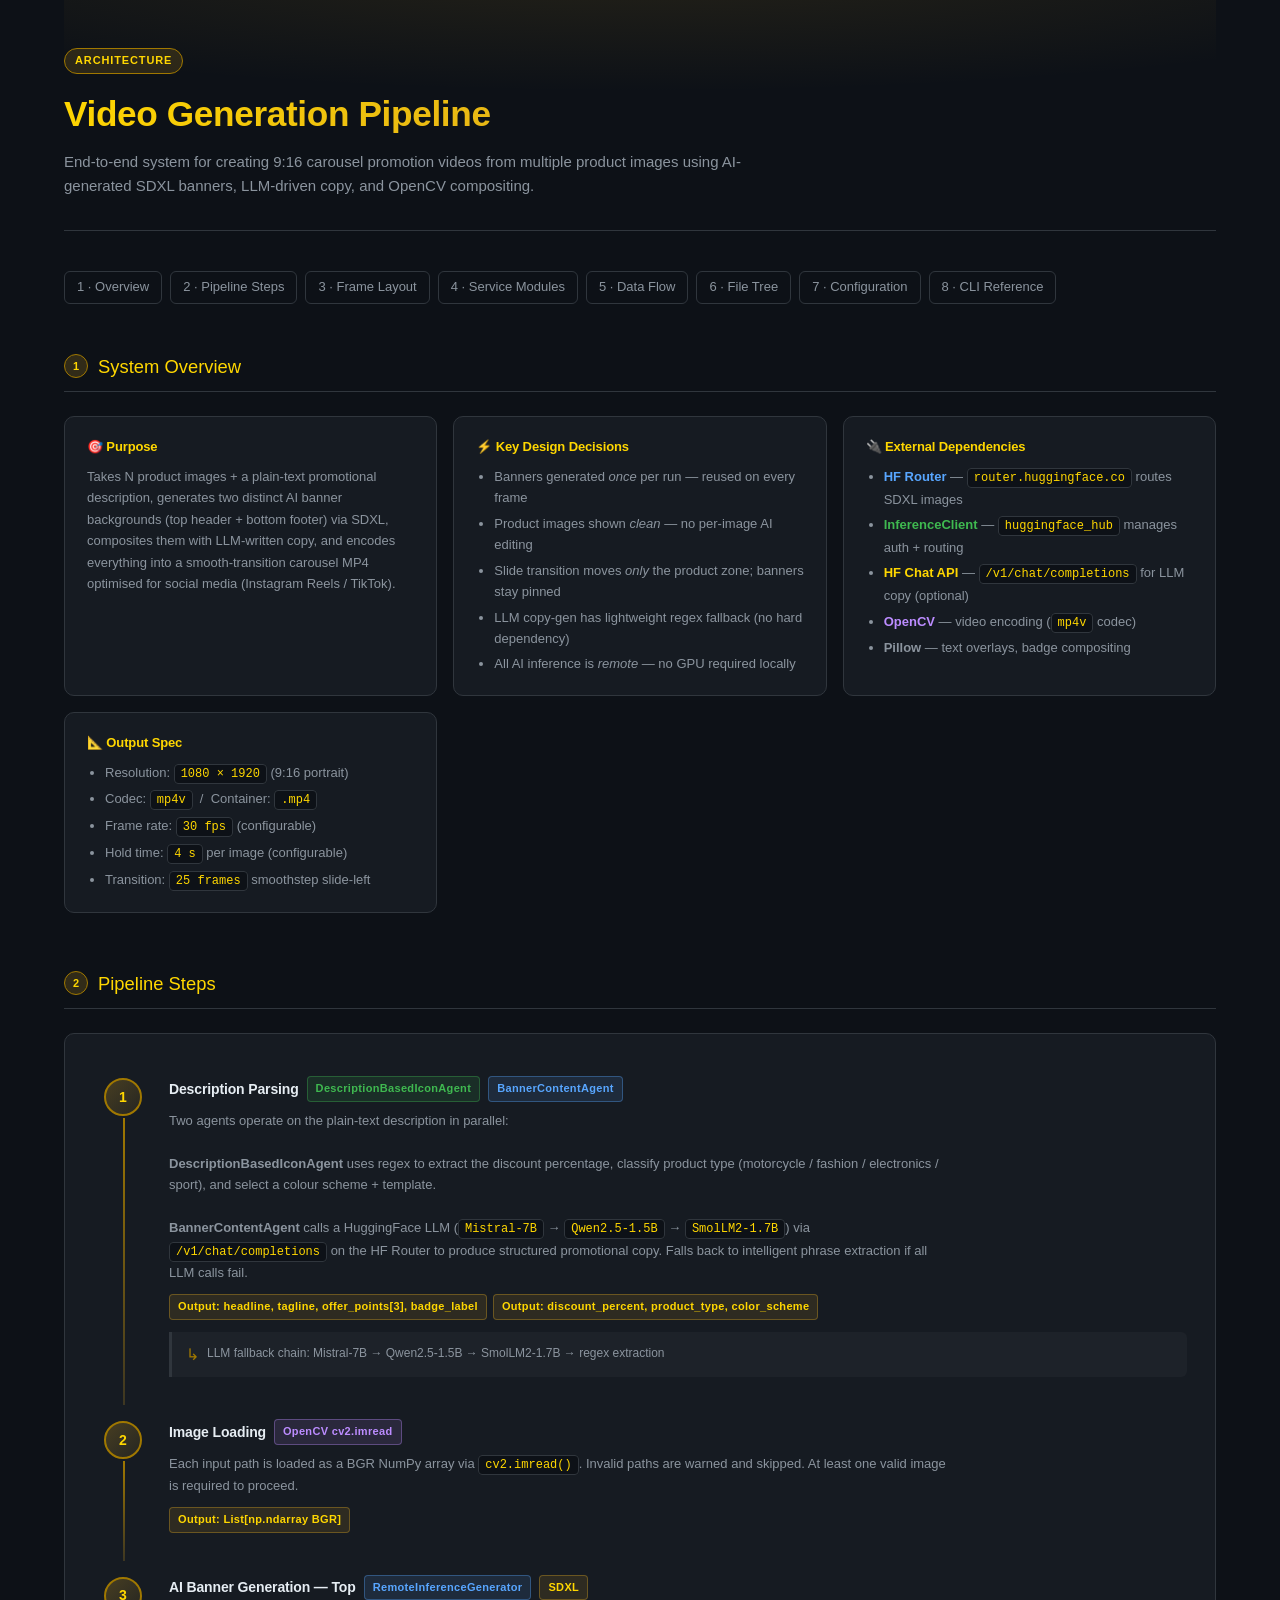
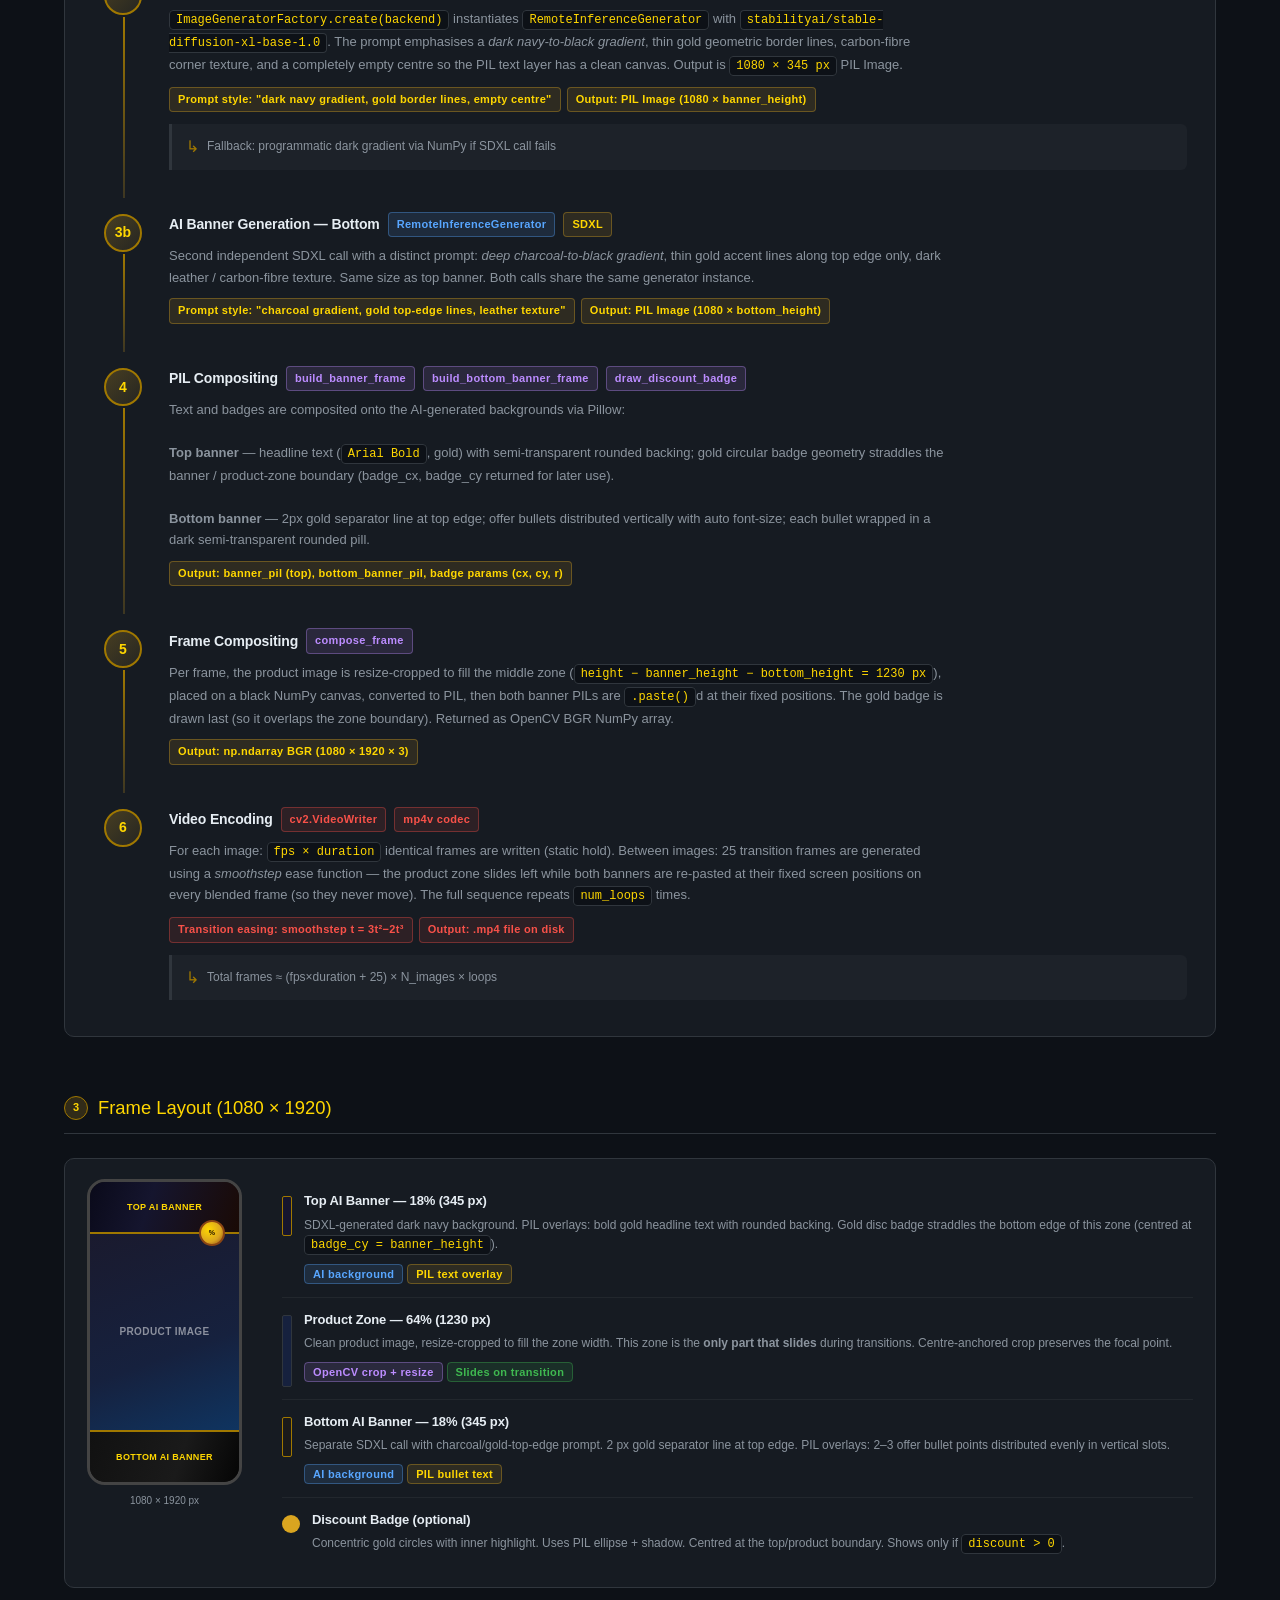
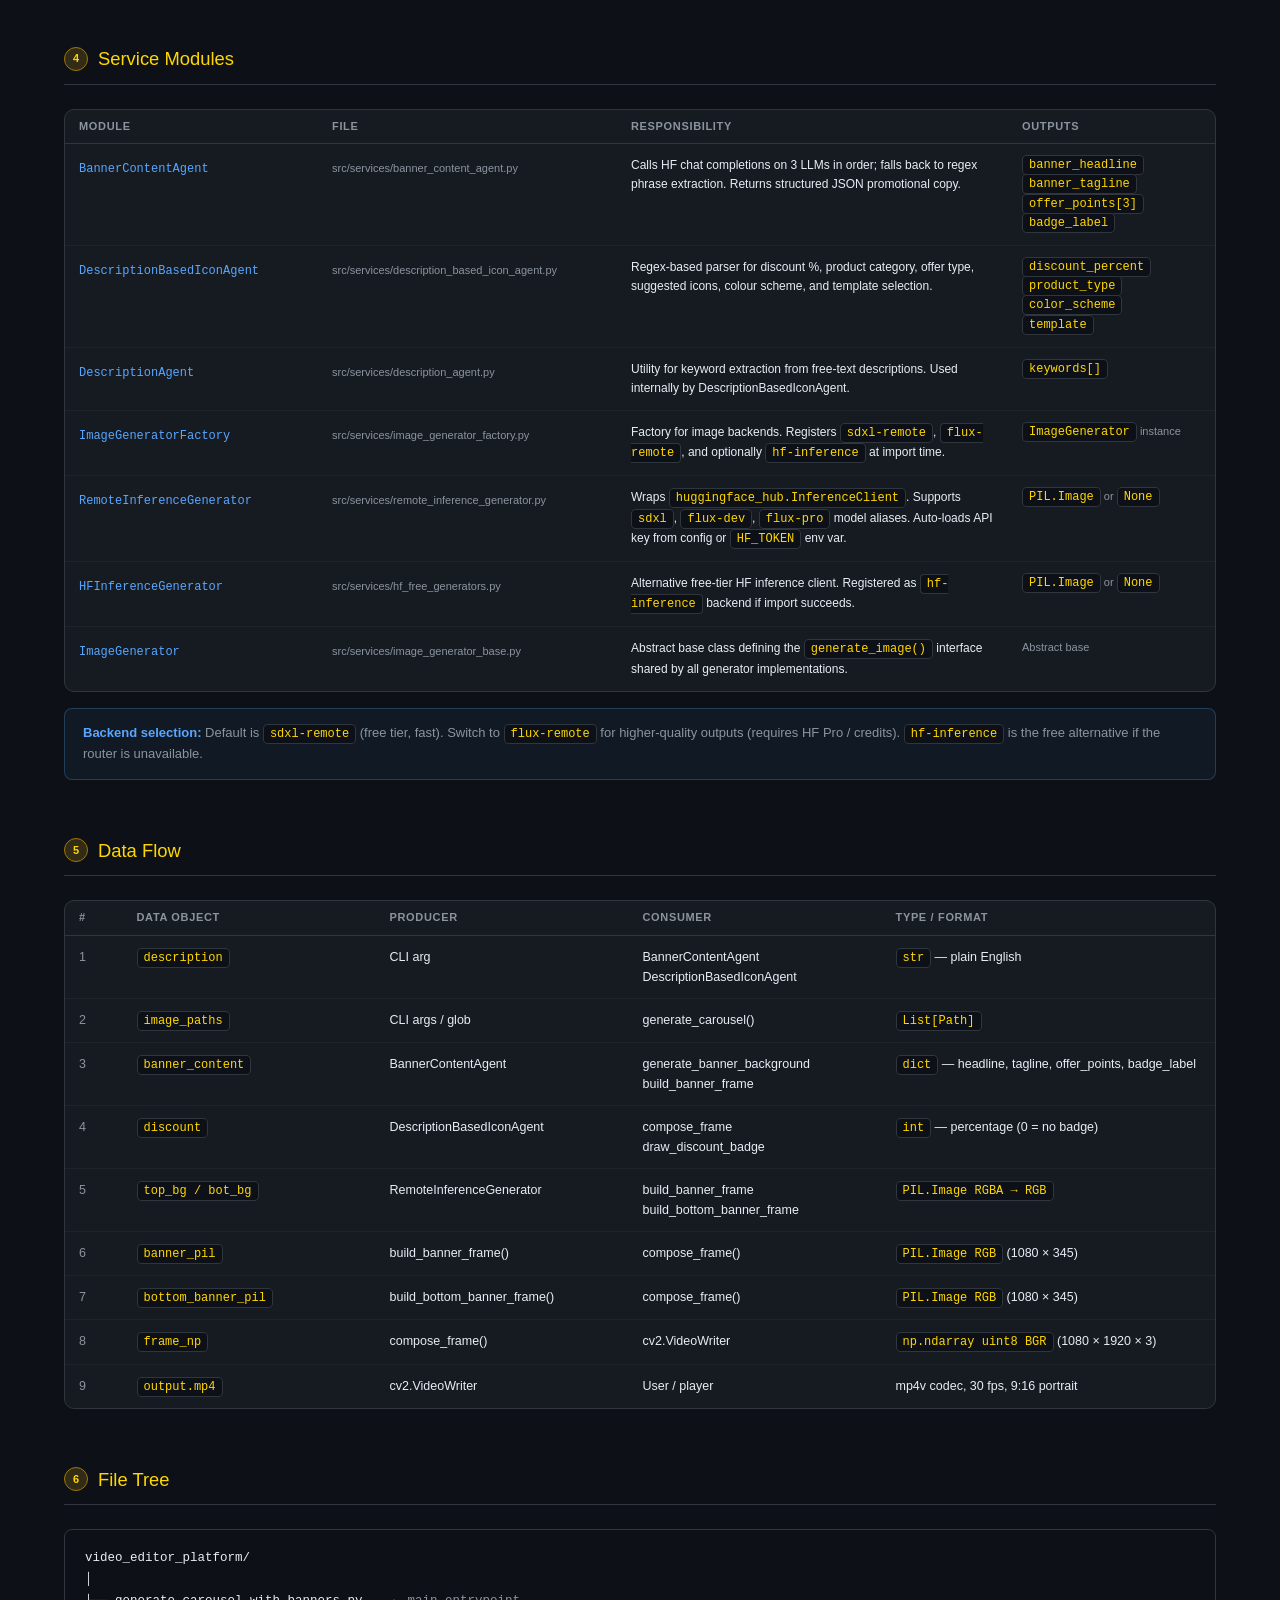
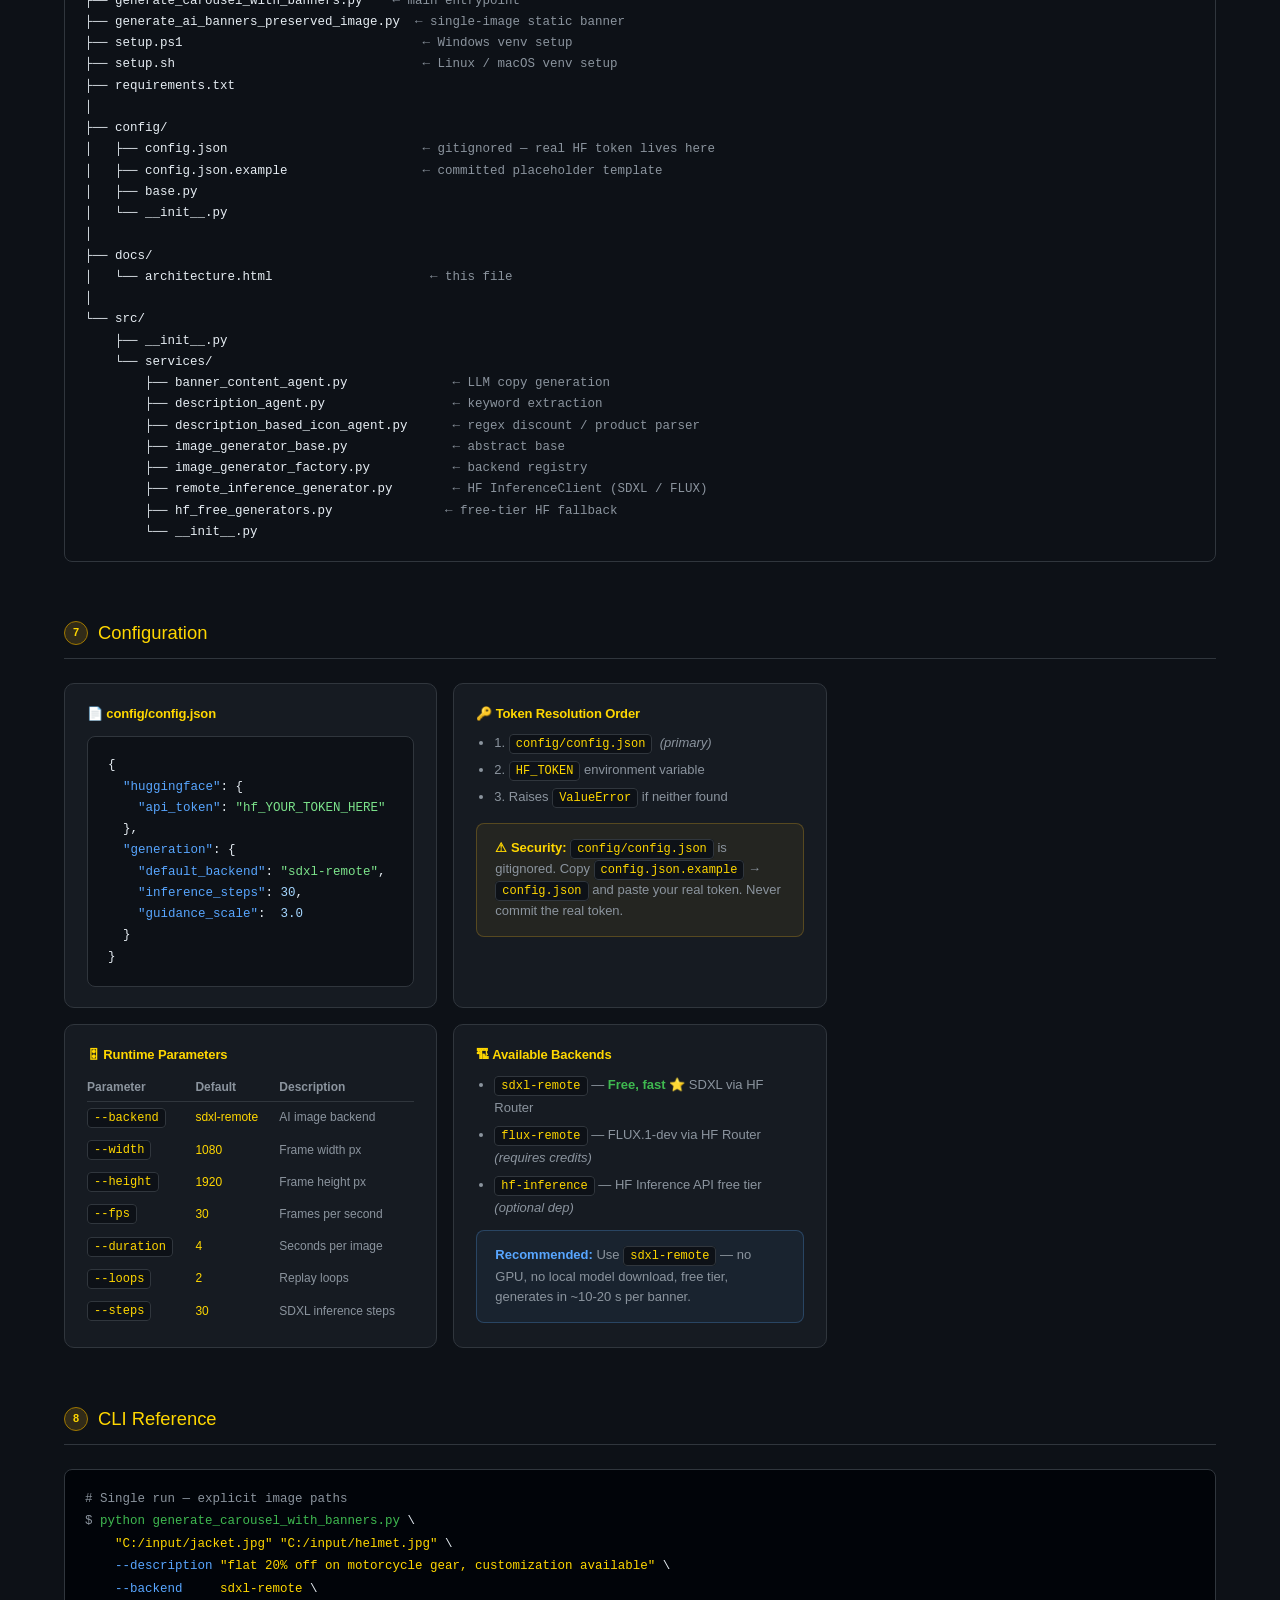
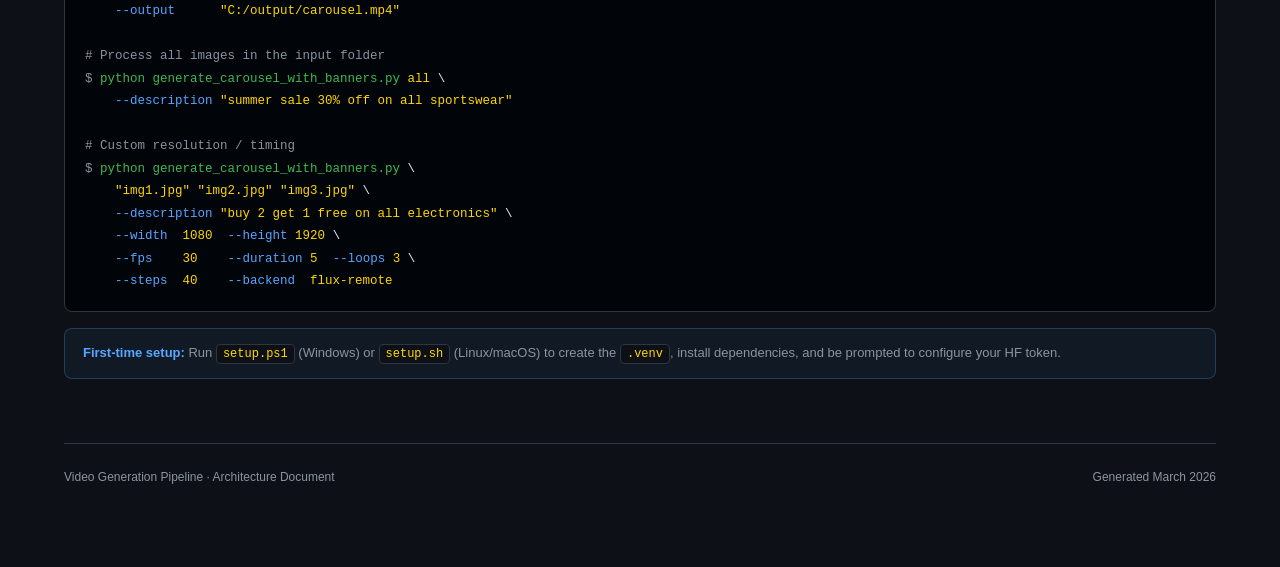
<file: My code/video_editor_platform/docs/architecture.html>
<!DOCTYPE html>
<html lang="en">
<head>
  <meta charset="UTF-8" />
  <meta name="viewport" content="width=device-width, initial-scale=1.0" />
  <title>Video Generation Pipeline — Architecture</title>
  <style>
    /* ── Reset & Base ──────────────────────────────────────────────── */
    *, *::before, *::after { box-sizing: border-box; margin: 0; padding: 0; }

    :root {
      --bg:          #0d1117;
      --bg-card:     #161b22;
      --bg-card2:    #1a2030;
      --border:      #30363d;
      --gold:        #DAA520;
      --gold-light:  #FFD700;
      --gold-dim:    #a07800;
      --text:        #e6edf3;
      --text-muted:  #8b949e;
      --accent-blue: #58a6ff;
      --accent-green:#3fb950;
      --accent-red:  #f85149;
      --accent-purple:#bc8cff;
      --accent-teal: #39d353;
    }

    html { scroll-behavior: smooth; }

    body {
      font-family: -apple-system, BlinkMacSystemFont, "Segoe UI", Roboto, "Helvetica Neue", Arial, sans-serif;
      background: var(--bg);
      color: var(--text);
      line-height: 1.6;
      font-size: 14px;
    }

    a { color: var(--gold); text-decoration: none; }
    a:hover { text-decoration: underline; }

    code, .mono {
      font-family: "SFMono-Regular", Consolas, "Liberation Mono", Menlo, monospace;
      font-size: 12px;
      background: #0d1117;
      padding: 2px 6px;
      border-radius: 4px;
      border: 1px solid var(--border);
      color: var(--gold-light);
    }

    h1, h2, h3, h4 { font-weight: 600; letter-spacing: -0.01em; }

    /* ── Layout ───────────────────────────────────────────────────── */
    .page-wrap {
      max-width: 1200px;
      margin: 0 auto;
      padding: 0 24px 80px;
    }

    /* ── Header ───────────────────────────────────────────────────── */
    header {
      padding: 48px 0 32px;
      border-bottom: 1px solid var(--border);
      margin-bottom: 40px;
      position: relative;
    }
    header::before {
      content: "";
      position: absolute;
      inset: 0;
      background: radial-gradient(ellipse 80% 60% at 50% -20%, rgba(218,165,32,.12), transparent);
      pointer-events: none;
    }
    .header-badge {
      display: inline-block;
      background: rgba(218,165,32,.15);
      border: 1px solid var(--gold-dim);
      color: var(--gold-light);
      font-size: 11px;
      font-weight: 600;
      letter-spacing: .08em;
      text-transform: uppercase;
      padding: 3px 10px;
      border-radius: 20px;
      margin-bottom: 12px;
    }
    header h1 {
      font-size: 2.2rem;
      background: linear-gradient(135deg, #FFD700, #DAA520 60%, #a07800);
      -webkit-background-clip: text;
      -webkit-text-fill-color: transparent;
      background-clip: text;
      margin-bottom: 8px;
    }
    header p {
      color: var(--text-muted);
      font-size: 15px;
      max-width: 680px;
    }

    /* ── Nav / TOC ────────────────────────────────────────────────── */
    .toc {
      display: flex;
      flex-wrap: wrap;
      gap: 8px;
      margin-bottom: 48px;
    }
    .toc a {
      color: var(--text-muted);
      font-size: 13px;
      padding: 5px 12px;
      border: 1px solid var(--border);
      border-radius: 6px;
      transition: all .2s;
    }
    .toc a:hover {
      border-color: var(--gold-dim);
      color: var(--gold-light);
      text-decoration: none;
      background: rgba(218,165,32,.06);
    }

    /* ── Section titles ───────────────────────────────────────────── */
    .section {
      margin-bottom: 56px;
    }
    .section-title {
      font-size: 1.15rem;
      color: var(--gold-light);
      border-bottom: 1px solid var(--border);
      padding-bottom: 10px;
      margin-bottom: 24px;
      display: flex;
      align-items: center;
      gap: 10px;
    }
    .section-title .num {
      display: inline-flex;
      align-items: center;
      justify-content: center;
      width: 24px; height: 24px;
      border-radius: 50%;
      background: rgba(218,165,32,.18);
      border: 1px solid var(--gold-dim);
      color: var(--gold-light);
      font-size: 11px;
      font-weight: 700;
    }

    /* ── Cards ────────────────────────────────────────────────────── */
    .card {
      background: var(--bg-card);
      border: 1px solid var(--border);
      border-radius: 10px;
      padding: 20px 22px;
    }
    .card-grid {
      display: grid;
      grid-template-columns: repeat(auto-fill, minmax(320px, 1fr));
      gap: 16px;
    }
    .card h4 {
      font-size: 13px;
      color: var(--gold-light);
      margin-bottom: 8px;
      display: flex;
      align-items: center;
      gap: 7px;
    }
    .card p, .card li {
      font-size: 13px;
      color: var(--text-muted);
      line-height: 1.65;
    }
    .card ul { padding-left: 18px; }
    .card ul li + li { margin-top: 4px; }

    /* ── Pipeline Flow ────────────────────────────────────────────── */
    .pipeline {
      display: flex;
      flex-direction: column;
      gap: 0;
      position: relative;
    }

    .pipeline-step {
      display: flex;
      gap: 0;
      position: relative;
    }

    .pipeline-step:not(:last-child) .step-connector {
      position: absolute;
      left: 30px;
      top: 56px;
      bottom: 0;
      width: 2px;
      background: linear-gradient(to bottom, var(--gold-dim), rgba(218,165,32,.2));
      z-index: 0;
    }

    .step-num {
      flex-shrink: 0;
      width: 60px;
      display: flex;
      flex-direction: column;
      align-items: center;
      padding-top: 16px;
      position: relative;
      z-index: 1;
    }
    .step-circle {
      width: 38px; height: 38px;
      border-radius: 50%;
      background: linear-gradient(135deg, rgba(218,165,32,.25), rgba(218,165,32,.08));
      border: 2px solid var(--gold-dim);
      color: var(--gold-light);
      font-weight: 700;
      font-size: 14px;
      display: flex;
      align-items: center;
      justify-content: center;
    }

    .step-body {
      flex: 1;
      padding: 14px 0 28px 16px;
    }
    .step-body h3 {
      font-size: 14px;
      color: var(--text);
      margin-bottom: 8px;
      display: flex;
      align-items: center;
      gap: 8px;
      flex-wrap: wrap;
    }
    .step-body p {
      font-size: 13px;
      color: var(--text-muted);
      max-width: 780px;
    }
    .step-body .chips {
      display: flex;
      flex-wrap: wrap;
      gap: 6px;
      margin-top: 10px;
    }
    .chip {
      font-size: 11px;
      font-weight: 600;
      padding: 3px 8px;
      border-radius: 4px;
      letter-spacing: .03em;
      white-space: nowrap;
    }
    .chip-blue   { background: rgba(88,166,255,.12); border: 1px solid rgba(88,166,255,.35); color: var(--accent-blue); }
    .chip-green  { background: rgba(63,185,80,.12);  border: 1px solid rgba(63,185,80,.35);  color: var(--accent-green);}
    .chip-gold   { background: rgba(218,165,32,.12); border: 1px solid rgba(218,165,32,.35); color: var(--gold-light); }
    .chip-purple { background: rgba(188,140,255,.12);border: 1px solid rgba(188,140,255,.35);color: var(--accent-purple);}
    .chip-red    { background: rgba(248,81,73,.10);  border: 1px solid rgba(248,81,73,.35);  color: var(--accent-red); }

    .arrow-sub {
      display: flex;
      align-items: center;
      gap: 8px;
      margin-top: 12px;
      padding: 10px 14px;
      background: rgba(255,255,255,.03);
      border-left: 3px solid var(--border);
      border-radius: 0 6px 6px 0;
    }
    .arrow-sub .sub-icon { color: var(--gold-dim); font-size: 16px; }
    .arrow-sub p { font-size: 12px; color: var(--text-muted); }

    /* ── Frame Layout ─────────────────────────────────────────────── */
    .frame-diagram {
      display: flex;
      gap: 40px;
      align-items: flex-start;
      flex-wrap: wrap;
    }
    .frame-visual {
      flex-shrink: 0;
      width: 155px;
    }
    .frame-phone {
      border: 3px solid #444;
      border-radius: 18px;
      overflow: hidden;
      background: #111;
      position: relative;
    }
    .zone {
      width: 100%;
      display: flex;
      align-items: center;
      justify-content: center;
      font-size: 10px;
      font-weight: 700;
      letter-spacing: .04em;
      position: relative;
    }
    .zone-top {
      height: 52px;
      background: linear-gradient(108deg, #0a0a1a 0%, #15152e 40%, #1a0a05 100%);
      border-bottom: 2px solid var(--gold-dim);
      color: var(--gold-light);
      font-size: 9px;
    }
    .zone-product {
      height: 196px;
      background: linear-gradient(160deg, #1a1a2e 0%, #16213e 60%, #0f3460 100%);
      color: rgba(255,255,255,.5);
      font-size: 10px;
    }
    .zone-bottom {
      height: 52px;
      background: linear-gradient(108deg, #111111 0%, #1a1a1a 60%, #050505 100%);
      border-top: 2px solid var(--gold-dim);
      color: var(--gold-light);
      font-size: 9px;
    }
    .badge-dot {
      position: absolute;
      right: 14px;
      top: -14px;
      width: 26px; height: 26px;
      border-radius: 50%;
      background: radial-gradient(circle at 35% 35%, #FFD700, #DAA520 60%, #8B4513);
      border: 2px solid #8B4513;
      font-size: 7px;
      font-weight: 900;
      color: #1a0a00;
      display: flex;
      align-items: center;
      justify-content: center;
    }
    .frame-legend {
      flex: 1;
      min-width: 280px;
    }
    .legend-row {
      display: flex;
      gap: 12px;
      align-items: flex-start;
      padding: 12px 0;
      border-bottom: 1px solid rgba(255,255,255,.05);
    }
    .legend-row:last-child { border-bottom: none; }
    .legend-swatch {
      flex-shrink: 0;
      width: 10px;
      margin-top: 5px;
      border-radius: 2px;
    }
    .legend-swatch.top    { background: #15152e; border: 1px solid var(--gold-dim); height: 40px; }
    .legend-swatch.mid    { background: #16213e; border: 1px solid #30363d; height: 72px; }
    .legend-swatch.bot    { background: #1a1a1a; border: 1px solid var(--gold-dim); height: 40px; }
    .legend-swatch.badge  { background: var(--gold); border-radius: 50%;   height: 18px; width: 18px; }
    .legend-text h4 { font-size: 13px; color: var(--text); margin-bottom: 4px; }
    .legend-text p  { font-size: 12px; color: var(--text-muted); }

    /* ── Services table ───────────────────────────────────────────── */
    .svc-table {
      width: 100%;
      border-collapse: collapse;
    }
    .svc-table th {
      text-align: left;
      font-size: 11px;
      color: var(--text-muted);
      text-transform: uppercase;
      letter-spacing: .06em;
      padding: 8px 14px;
      border-bottom: 1px solid var(--border);
    }
    .svc-table td {
      padding: 12px 14px;
      border-bottom: 1px solid rgba(255,255,255,.04);
      vertical-align: top;
    }
    .svc-table tr:last-child td { border-bottom: none; }
    .svc-table tr:hover td { background: rgba(255,255,255,.02); }
    .svc-name { color: var(--accent-blue); font-family: monospace; font-size: 12px; }
    .svc-file { color: var(--text-muted); font-size: 11px; }
    .svc-desc { font-size: 12px; color: var(--text); }
    .svc-out  { font-size: 11px; color: var(--text-muted); }

    /* ── File Tree ────────────────────────────────────────────────── */
    .tree {
      font-family: monospace;
      font-size: 12.5px;
      line-height: 1.9;
      color: var(--text);
    }
    .tree .dir  { color: var(--accent-blue); font-weight: 600; }
    .tree .main { color: var(--gold-light); font-weight: 600; }
    .tree .svc  { color: var(--accent-green); }
    .tree .cfg  { color: var(--accent-purple); }
    .tree .doc  { color: var(--text-muted); }
    .tree .comment { color: var(--text-muted); margin-left: 8px; font-style: italic; font-size: 11px; }

    /* ── Data Flow ────────────────────────────────────────────────── */
    .flow-table {
      width: 100%;
      border-collapse: collapse;
    }
    .flow-table th {
      text-align: left;
      font-size: 11px;
      color: var(--text-muted);
      text-transform: uppercase;
      letter-spacing: .06em;
      padding: 8px 14px;
      border-bottom: 1px solid var(--border);
    }
    .flow-table td {
      padding: 11px 14px;
      border-bottom: 1px solid rgba(255,255,255,.04);
      font-size: 12.5px;
      vertical-align: top;
    }
    .flow-table tr:last-child td { border-bottom: none; }
    .flow-table tr:hover td { background: rgba(255,255,255,.02); }

    /* ── Config ───────────────────────────────────────────────────── */
    .code-block {
      background: #0d1117;
      border: 1px solid var(--border);
      border-radius: 8px;
      padding: 18px 20px;
      overflow-x: auto;
    }
    .code-block pre {
      font-family: monospace;
      font-size: 12.5px;
      color: var(--text);
      line-height: 1.7;
    }
    .code-block .key   { color: var(--accent-blue); }
    .code-block .val   { color: #a5d6ff; }
    .code-block .str   { color: #7ce38b; }
    .code-block .cmt   { color: var(--text-muted); }

    .info-box {
      background: rgba(88,166,255,.06);
      border: 1px solid rgba(88,166,255,.25);
      border-radius: 8px;
      padding: 14px 18px;
      margin-top: 14px;
      font-size: 13px;
      color: var(--text-muted);
    }
    .info-box strong { color: var(--accent-blue); }

    .warn-box {
      background: rgba(218,165,32,.07);
      border: 1px solid rgba(218,165,32,.28);
      border-radius: 8px;
      padding: 14px 18px;
      margin-top: 14px;
      font-size: 13px;
      color: var(--text-muted);
    }
    .warn-box strong { color: var(--gold-light); }

    /* ── CLI section ──────────────────────────────────────────────── */
    .cli-block {
      background: #010409;
      border: 1px solid var(--border);
      border-radius: 8px;
      padding: 18px 20px;
      overflow-x: auto;
    }
    .cli-block pre {
      font-family: monospace;
      font-size: 12.5px;
      line-height: 1.8;
    }
    .cli-block .prompt { color: var(--text-muted); user-select: none; }
    .cli-block .cmd    { color: var(--accent-green); }
    .cli-block .flag   { color: var(--accent-blue); }
    .cli-block .val    { color: var(--gold-light); }
    .cli-block .cmt    { color: var(--text-muted); }

    /* ── Footer ───────────────────────────────────────────────────── */
    footer {
      margin-top: 64px;
      padding-top: 24px;
      border-top: 1px solid var(--border);
      color: var(--text-muted);
      font-size: 12px;
      display: flex;
      justify-content: space-between;
      flex-wrap: wrap;
      gap: 8px;
    }

    /* ── Responsive ───────────────────────────────────────────────── */
    @media (max-width: 680px) {
      header h1 { font-size: 1.6rem; }
      .frame-diagram { flex-direction: column; }
    }
  </style>
</head>
<body>
<div class="page-wrap">

  <!-- ───────────────────── HEADER ───────────────────── -->
  <header>
    <div class="header-badge">Architecture</div>
    <h1>Video Generation Pipeline</h1>
    <p>
      End-to-end system for creating 9:16 carousel promotion videos from multiple product images
      using AI-generated SDXL banners, LLM-driven copy, and OpenCV compositing.
    </p>
  </header>

  <!-- TOC -->
  <nav class="toc" aria-label="Table of contents">
    <a href="#overview">1 · Overview</a>
    <a href="#pipeline">2 · Pipeline Steps</a>
    <a href="#frame">3 · Frame Layout</a>
    <a href="#services">4 · Service Modules</a>
    <a href="#dataflow">5 · Data Flow</a>
    <a href="#filetree">6 · File Tree</a>
    <a href="#config">7 · Configuration</a>
    <a href="#cli">8 · CLI Reference</a>
  </nav>


  <!-- ───────────────────── 1. OVERVIEW ───────────────────── -->
  <section class="section" id="overview">
    <div class="section-title"><span class="num">1</span> System Overview</div>
    <div class="card-grid">

      <div class="card">
        <h4>🎯 Purpose</h4>
        <p>Takes N product images + a plain-text promotional description, generates two
        distinct AI banner backgrounds (top header + bottom footer) via SDXL, composites
        them with LLM-written copy, and encodes everything into a smooth-transition
        carousel MP4 optimised for social media (Instagram Reels / TikTok).</p>
      </div>

      <div class="card">
        <h4>⚡ Key Design Decisions</h4>
        <ul>
          <li>Banners generated <em>once</em> per run — reused on every frame</li>
          <li>Product images shown <em>clean</em> — no per-image AI editing</li>
          <li>Slide transition moves <em>only</em> the product zone; banners stay pinned</li>
          <li>LLM copy-gen has lightweight regex fallback (no hard dependency)</li>
          <li>All AI inference is <em>remote</em> — no GPU required locally</li>
        </ul>
      </div>

      <div class="card">
        <h4>🔌 External Dependencies</h4>
        <ul>
          <li><strong style="color:var(--accent-blue)">HF Router</strong> — <code>router.huggingface.co</code> routes SDXL images</li>
          <li><strong style="color:var(--accent-green)">InferenceClient</strong> — <code>huggingface_hub</code> manages auth + routing</li>
          <li><strong style="color:var(--gold-light)">HF Chat API</strong> — <code>/v1/chat/completions</code> for LLM copy (optional)</li>
          <li><strong style="color:var(--accent-purple)">OpenCV</strong> — video encoding (<code>mp4v</code> codec)</li>
          <li><strong style="color:var(--text-muted)">Pillow</strong> — text overlays, badge compositing</li>
        </ul>
      </div>

      <div class="card">
        <h4>📐 Output Spec</h4>
        <ul>
          <li>Resolution: <code>1080 × 1920</code> (9:16 portrait)</li>
          <li>Codec: <code>mp4v</code> &nbsp;/&nbsp; Container: <code>.mp4</code></li>
          <li>Frame rate: <code>30 fps</code> (configurable)</li>
          <li>Hold time: <code>4 s</code> per image (configurable)</li>
          <li>Transition: <code>25 frames</code> smoothstep slide-left</li>
        </ul>
      </div>

    </div>
  </section>


  <!-- ───────────────────── 2. PIPELINE ───────────────────── -->
  <section class="section" id="pipeline">
    <div class="section-title"><span class="num">2</span> Pipeline Steps</div>

    <div class="card" style="padding:28px 28px 8px">
      <div class="pipeline">

        <!-- Step 1 -->
        <div class="pipeline-step">
          <div class="step-connector"></div>
          <div class="step-num"><div class="step-circle">1</div></div>
          <div class="step-body">
            <h3>
              Description Parsing
              <span class="chip chip-green">DescriptionBasedIconAgent</span>
              <span class="chip chip-blue">BannerContentAgent</span>
            </h3>
            <p>
              Two agents operate on the plain-text description in parallel:<br><br>
              <strong>DescriptionBasedIconAgent</strong> uses regex to extract the discount
              percentage, classify product type (motorcycle / fashion / electronics / sport),
              and select a colour scheme + template.<br><br>
              <strong>BannerContentAgent</strong> calls a HuggingFace LLM
              (<code>Mistral-7B</code> → <code>Qwen2.5-1.5B</code> → <code>SmolLM2-1.7B</code>)
              via <code>/v1/chat/completions</code> on the HF Router to produce structured
              promotional copy. Falls back to intelligent phrase extraction if all LLM calls fail.
            </p>
            <div class="chips">
              <span class="chip chip-gold">Output: headline, tagline, offer_points[3], badge_label</span>
              <span class="chip chip-gold">Output: discount_percent, product_type, color_scheme</span>
            </div>
            <div class="arrow-sub">
              <span class="sub-icon">↳</span>
              <p>LLM fallback chain: Mistral-7B → Qwen2.5-1.5B → SmolLM2-1.7B → regex extraction</p>
            </div>
          </div>
        </div>

        <!-- Step 2 -->
        <div class="pipeline-step">
          <div class="step-connector"></div>
          <div class="step-num"><div class="step-circle">2</div></div>
          <div class="step-body">
            <h3>
              Image Loading
              <span class="chip chip-purple">OpenCV cv2.imread</span>
            </h3>
            <p>
              Each input path is loaded as a BGR NumPy array via <code>cv2.imread()</code>.
              Invalid paths are warned and skipped. At least one valid image is required to proceed.
            </p>
            <div class="chips">
              <span class="chip chip-gold">Output: List[np.ndarray BGR]</span>
            </div>
          </div>
        </div>

        <!-- Step 3 -->
        <div class="pipeline-step">
          <div class="step-connector"></div>
          <div class="step-num"><div class="step-circle">3</div></div>
          <div class="step-body">
            <h3>
              AI Banner Generation — Top
              <span class="chip chip-blue">RemoteInferenceGenerator</span>
              <span class="chip chip-gold">SDXL</span>
            </h3>
            <p>
              <code>ImageGeneratorFactory.create(backend)</code> instantiates
              <code>RemoteInferenceGenerator</code> with <code>stabilityai/stable-diffusion-xl-base-1.0</code>.
              The prompt emphasises a <em>dark navy-to-black gradient</em>, thin gold geometric
              border lines, carbon-fibre corner texture, and a completely empty centre so
              the PIL text layer has a clean canvas. Output is <code>1080 × 345 px</code> PIL Image.
            </p>
            <div class="chips">
              <span class="chip chip-gold">Prompt style: "dark navy gradient, gold border lines, empty centre"</span>
              <span class="chip chip-gold">Output: PIL Image (1080 × banner_height)</span>
            </div>
            <div class="arrow-sub">
              <span class="sub-icon">↳</span>
              <p>Fallback: programmatic dark gradient via NumPy if SDXL call fails</p>
            </div>
          </div>
        </div>

        <!-- Step 3b -->
        <div class="pipeline-step">
          <div class="step-connector"></div>
          <div class="step-num"><div class="step-circle">3b</div></div>
          <div class="step-body">
            <h3>
              AI Banner Generation — Bottom
              <span class="chip chip-blue">RemoteInferenceGenerator</span>
              <span class="chip chip-gold">SDXL</span>
            </h3>
            <p>
              Second independent SDXL call with a distinct prompt: <em>deep charcoal-to-black
              gradient</em>, thin gold accent lines along top edge only, dark leather / carbon-fibre
              texture. Same size as top banner. Both calls share the same generator instance.
            </p>
            <div class="chips">
              <span class="chip chip-gold">Prompt style: "charcoal gradient, gold top-edge lines, leather texture"</span>
              <span class="chip chip-gold">Output: PIL Image (1080 × bottom_height)</span>
            </div>
          </div>
        </div>

        <!-- Step 4 -->
        <div class="pipeline-step">
          <div class="step-connector"></div>
          <div class="step-num"><div class="step-circle">4</div></div>
          <div class="step-body">
            <h3>
              PIL Compositing
              <span class="chip chip-purple">build_banner_frame</span>
              <span class="chip chip-purple">build_bottom_banner_frame</span>
              <span class="chip chip-purple">draw_discount_badge</span>
            </h3>
            <p>
              Text and badges are composited onto the AI-generated backgrounds via Pillow:<br><br>
              <strong>Top banner</strong> — headline text (<code>Arial Bold</code>, gold) with
              semi-transparent rounded backing; gold circular badge geometry straddles the
              banner / product-zone boundary (badge_cx, badge_cy returned for later use).<br><br>
              <strong>Bottom banner</strong> — 2px gold separator line at top edge; offer bullets
              distributed vertically with auto font-size; each bullet wrapped in a dark semi-transparent
              rounded pill.
            </p>
            <div class="chips">
              <span class="chip chip-gold">Output: banner_pil (top), bottom_banner_pil, badge params (cx, cy, r)</span>
            </div>
          </div>
        </div>

        <!-- Step 5 -->
        <div class="pipeline-step">
          <div class="step-connector"></div>
          <div class="step-num"><div class="step-circle">5</div></div>
          <div class="step-body">
            <h3>
              Frame Compositing
              <span class="chip chip-purple">compose_frame</span>
            </h3>
            <p>
              Per frame, the product image is resize-cropped to fill the middle zone
              (<code>height − banner_height − bottom_height = 1230 px</code>), placed on a
              black NumPy canvas, converted to PIL, then both banner PILs are
              <code>.paste()</code>d at their fixed positions. The gold badge is drawn last
              (so it overlaps the zone boundary). Returned as OpenCV BGR NumPy array.
            </p>
            <div class="chips">
              <span class="chip chip-gold">Output: np.ndarray BGR (1080 × 1920 × 3)</span>
            </div>
          </div>
        </div>

        <!-- Step 6 -->
        <div class="pipeline-step">
          <div class="step-num"><div class="step-circle">6</div></div>
          <div class="step-body">
            <h3>
              Video Encoding
              <span class="chip chip-red">cv2.VideoWriter</span>
              <span class="chip chip-red">mp4v codec</span>
            </h3>
            <p>
              For each image: <code>fps × duration</code> identical frames are written (static hold).
              Between images: 25 transition frames are generated using a <em>smoothstep</em> ease
              function — the product zone slides left while both banners are re-pasted at their
              fixed screen positions on every blended frame (so they never move). The full sequence
              repeats <code>num_loops</code> times.
            </p>
            <div class="chips">
              <span class="chip chip-red">Transition easing: smoothstep t = 3t²−2t³</span>
              <span class="chip chip-red">Output: .mp4 file on disk</span>
            </div>
            <div class="arrow-sub">
              <span class="sub-icon">↳</span>
              <p>Total frames ≈ (fps×duration + 25) × N_images × loops</p>
            </div>
          </div>
        </div>

      </div><!-- /pipeline -->
    </div>
  </section>


  <!-- ───────────────────── 3. FRAME LAYOUT ───────────────────── -->
  <section class="section" id="frame">
    <div class="section-title"><span class="num">3</span> Frame Layout (1080 × 1920)</div>

    <div class="card">
      <div class="frame-diagram">

        <div class="frame-visual">
          <div class="frame-phone">
            <div class="zone zone-top">TOP AI BANNER</div>
            <div class="zone zone-product" style="position:relative;">
              PRODUCT IMAGE
              <div class="badge-dot">%</div>
            </div>
            <div class="zone zone-bottom">BOTTOM AI BANNER</div>
          </div>
          <p style="text-align:center;font-size:10px;color:var(--text-muted);margin-top:8px;">1080 × 1920 px</p>
        </div>

        <div class="frame-legend">

          <div class="legend-row">
            <div class="legend-swatch top"></div>
            <div class="legend-text">
              <h4>Top AI Banner — 18% (345 px)</h4>
              <p>SDXL-generated dark navy background. PIL overlays: bold gold headline text
              with rounded backing. Gold disc badge straddles the bottom edge of this zone
              (centred at <code>badge_cy = banner_height</code>).</p>
              <div class="chips" style="margin-top:6px;">
                <span class="chip chip-blue">AI background</span>
                <span class="chip chip-gold">PIL text overlay</span>
              </div>
            </div>
          </div>

          <div class="legend-row">
            <div class="legend-swatch mid"></div>
            <div class="legend-text">
              <h4>Product Zone — 64% (1230 px)</h4>
              <p>Clean product image, resize-cropped to fill the zone width.
              This zone is the <strong>only part that slides</strong> during transitions.
              Centre-anchored crop preserves the focal point.</p>
              <div class="chips" style="margin-top:6px;">
                <span class="chip chip-purple">OpenCV crop + resize</span>
                <span class="chip chip-green">Slides on transition</span>
              </div>
            </div>
          </div>

          <div class="legend-row">
            <div class="legend-swatch bot"></div>
            <div class="legend-text">
              <h4>Bottom AI Banner — 18% (345 px)</h4>
              <p>Separate SDXL call with charcoal/gold-top-edge prompt. 2 px gold
              separator line at top edge. PIL overlays: 2–3 offer bullet points distributed
              evenly in vertical slots.</p>
              <div class="chips" style="margin-top:6px;">
                <span class="chip chip-blue">AI background</span>
                <span class="chip chip-gold">PIL bullet text</span>
              </div>
            </div>
          </div>

          <div class="legend-row">
            <div class="legend-swatch badge"></div>
            <div class="legend-text">
              <h4>Discount Badge (optional)</h4>
              <p>Concentric gold circles with inner highlight. Uses PIL ellipse + shadow.
              Centred at the top/product boundary. Shows only if <code>discount &gt; 0</code>.</p>
            </div>
          </div>

        </div>
      </div>
    </div>
  </section>


  <!-- ───────────────────── 4. SERVICES ───────────────────── -->
  <section class="section" id="services">
    <div class="section-title"><span class="num">4</span> Service Modules</div>

    <div class="card" style="padding:0;overflow:hidden">
      <table class="svc-table">
        <thead>
          <tr>
            <th style="width:22%">Module</th>
            <th style="width:26%">File</th>
            <th style="width:34%">Responsibility</th>
            <th>Outputs</th>
          </tr>
        </thead>
        <tbody>
          <tr>
            <td><span class="svc-name">BannerContentAgent</span></td>
            <td><span class="svc-file">src/services/banner_content_agent.py</span></td>
            <td class="svc-desc">Calls HF chat completions on 3 LLMs in order; falls back to regex phrase extraction. Returns structured JSON promotional copy.</td>
            <td class="svc-out"><code>banner_headline</code><br><code>banner_tagline</code><br><code>offer_points[3]</code><br><code>badge_label</code></td>
          </tr>
          <tr>
            <td><span class="svc-name">DescriptionBasedIconAgent</span></td>
            <td><span class="svc-file">src/services/description_based_icon_agent.py</span></td>
            <td class="svc-desc">Regex-based parser for discount %, product category, offer type, suggested icons, colour scheme, and template selection.</td>
            <td class="svc-out"><code>discount_percent</code><br><code>product_type</code><br><code>color_scheme</code><br><code>template</code></td>
          </tr>
          <tr>
            <td><span class="svc-name">DescriptionAgent</span></td>
            <td><span class="svc-file">src/services/description_agent.py</span></td>
            <td class="svc-desc">Utility for keyword extraction from free-text descriptions. Used internally by DescriptionBasedIconAgent.</td>
            <td class="svc-out"><code>keywords[]</code></td>
          </tr>
          <tr>
            <td><span class="svc-name">ImageGeneratorFactory</span></td>
            <td><span class="svc-file">src/services/image_generator_factory.py</span></td>
            <td class="svc-desc">Factory for image backends. Registers <code>sdxl-remote</code>, <code>flux-remote</code>, and optionally <code>hf-inference</code> at import time.</td>
            <td class="svc-out"><code>ImageGenerator</code> instance</td>
          </tr>
          <tr>
            <td><span class="svc-name">RemoteInferenceGenerator</span></td>
            <td><span class="svc-file">src/services/remote_inference_generator.py</span></td>
            <td class="svc-desc">Wraps <code>huggingface_hub.InferenceClient</code>. Supports <code>sdxl</code>, <code>flux-dev</code>, <code>flux-pro</code> model aliases. Auto-loads API key from config or <code>HF_TOKEN</code> env var.</td>
            <td class="svc-out"><code>PIL.Image</code> or <code>None</code></td>
          </tr>
          <tr>
            <td><span class="svc-name">HFInferenceGenerator</span></td>
            <td><span class="svc-file">src/services/hf_free_generators.py</span></td>
            <td class="svc-desc">Alternative free-tier HF inference client. Registered as <code>hf-inference</code> backend if import succeeds.</td>
            <td class="svc-out"><code>PIL.Image</code> or <code>None</code></td>
          </tr>
          <tr>
            <td><span class="svc-name">ImageGenerator</span></td>
            <td><span class="svc-file">src/services/image_generator_base.py</span></td>
            <td class="svc-desc">Abstract base class defining the <code>generate_image()</code> interface shared by all generator implementations.</td>
            <td class="svc-out">Abstract base</td>
          </tr>
        </tbody>
      </table>
    </div>

    <div class="info-box" style="margin-top:16px;">
      <strong>Backend selection:</strong> Default is <code>sdxl-remote</code> (free tier, fast).
      Switch to <code>flux-remote</code> for higher-quality outputs (requires HF Pro / credits).
      <code>hf-inference</code> is the free alternative if the router is unavailable.
    </div>
  </section>


  <!-- ───────────────────── 5. DATA FLOW ───────────────────── -->
  <section class="section" id="dataflow">
    <div class="section-title"><span class="num">5</span> Data Flow</div>

    <div class="card" style="padding:0;overflow:hidden">
      <table class="flow-table">
        <thead>
          <tr>
            <th style="width:5%">#</th>
            <th style="width:22%">Data Object</th>
            <th style="width:22%">Producer</th>
            <th style="width:22%">Consumer</th>
            <th>Type / Format</th>
          </tr>
        </thead>
        <tbody>
          <tr>
            <td style="color:var(--text-muted)">1</td>
            <td><code>description</code></td>
            <td>CLI arg</td>
            <td>BannerContentAgent<br>DescriptionBasedIconAgent</td>
            <td><code>str</code> — plain English</td>
          </tr>
          <tr>
            <td style="color:var(--text-muted)">2</td>
            <td><code>image_paths</code></td>
            <td>CLI args / glob</td>
            <td>generate_carousel()</td>
            <td><code>List[Path]</code></td>
          </tr>
          <tr>
            <td style="color:var(--text-muted)">3</td>
            <td><code>banner_content</code></td>
            <td>BannerContentAgent</td>
            <td>generate_banner_background<br>build_banner_frame</td>
            <td><code>dict</code> — headline, tagline, offer_points, badge_label</td>
          </tr>
          <tr>
            <td style="color:var(--text-muted)">4</td>
            <td><code>discount</code></td>
            <td>DescriptionBasedIconAgent</td>
            <td>compose_frame<br>draw_discount_badge</td>
            <td><code>int</code> — percentage (0 = no badge)</td>
          </tr>
          <tr>
            <td style="color:var(--text-muted)">5</td>
            <td><code>top_bg / bot_bg</code></td>
            <td>RemoteInferenceGenerator</td>
            <td>build_banner_frame<br>build_bottom_banner_frame</td>
            <td><code>PIL.Image RGBA → RGB</code></td>
          </tr>
          <tr>
            <td style="color:var(--text-muted)">6</td>
            <td><code>banner_pil</code></td>
            <td>build_banner_frame()</td>
            <td>compose_frame()</td>
            <td><code>PIL.Image RGB</code> (1080 × 345)</td>
          </tr>
          <tr>
            <td style="color:var(--text-muted)">7</td>
            <td><code>bottom_banner_pil</code></td>
            <td>build_bottom_banner_frame()</td>
            <td>compose_frame()</td>
            <td><code>PIL.Image RGB</code> (1080 × 345)</td>
          </tr>
          <tr>
            <td style="color:var(--text-muted)">8</td>
            <td><code>frame_np</code></td>
            <td>compose_frame()</td>
            <td>cv2.VideoWriter</td>
            <td><code>np.ndarray uint8 BGR</code> (1080 × 1920 × 3)</td>
          </tr>
          <tr>
            <td style="color:var(--text-muted)">9</td>
            <td><code>output.mp4</code></td>
            <td>cv2.VideoWriter</td>
            <td>User / player</td>
            <td>mp4v codec, 30 fps, 9:16 portrait</td>
          </tr>
        </tbody>
      </table>
    </div>
  </section>


  <!-- ───────────────────── 6. FILE TREE ───────────────────── -->
  <section class="section" id="filetree">
    <div class="section-title"><span class="num">6</span> File Tree</div>

    <div class="card code-block">
      <pre>
<span class="dir">video_editor_platform/</span>
│
├── <span class="main">generate_carousel_with_banners.py</span>    <span class="cmt">← main entrypoint</span>
├── <span class="doc">generate_ai_banners_preserved_image.py</span>  <span class="cmt">← single-image static banner</span>
├── <span class="cfg">setup.ps1</span>                                <span class="cmt">← Windows venv setup</span>
├── <span class="cfg">setup.sh</span>                                 <span class="cmt">← Linux / macOS venv setup</span>
├── <span class="doc">requirements.txt</span>
│
├── <span class="dir">config/</span>
│   ├── <span class="cfg">config.json</span>                          <span class="cmt">← gitignored — real HF token lives here</span>
│   ├── <span class="cfg">config.json.example</span>                  <span class="cmt">← committed placeholder template</span>
│   ├── <span class="cfg">base.py</span>
│   └── <span class="cfg">__init__.py</span>
│
├── <span class="dir">docs/</span>
│   └── <span class="doc">architecture.html</span>                     <span class="cmt">← this file</span>
│
└── <span class="dir">src/</span>
    ├── <span class="doc">__init__.py</span>
    └── <span class="dir">services/</span>
        ├── <span class="svc">banner_content_agent.py</span>              <span class="cmt">← LLM copy generation</span>
        ├── <span class="svc">description_agent.py</span>                 <span class="cmt">← keyword extraction</span>
        ├── <span class="svc">description_based_icon_agent.py</span>      <span class="cmt">← regex discount / product parser</span>
        ├── <span class="svc">image_generator_base.py</span>              <span class="cmt">← abstract base</span>
        ├── <span class="svc">image_generator_factory.py</span>           <span class="cmt">← backend registry</span>
        ├── <span class="svc">remote_inference_generator.py</span>        <span class="cmt">← HF InferenceClient (SDXL / FLUX)</span>
        ├── <span class="svc">hf_free_generators.py</span>               <span class="cmt">← free-tier HF fallback</span>
        └── <span class="svc">__init__.py</span>
</pre>
    </div>
  </section>


  <!-- ───────────────────── 7. CONFIG ───────────────────── -->
  <section class="section" id="config">
    <div class="section-title"><span class="num">7</span> Configuration</div>

    <div class="card-grid">
      <div class="card">
        <h4>📄 config/config.json</h4>
        <div class="code-block" style="margin-top:12px;">
<pre>{
  <span class="key">"huggingface"</span>: {
    <span class="key">"api_token"</span>: <span class="str">"hf_YOUR_TOKEN_HERE"</span>
  },
  <span class="key">"generation"</span>: {
    <span class="key">"default_backend"</span>: <span class="str">"sdxl-remote"</span>,
    <span class="key">"inference_steps"</span>: <span class="val">30</span>,
    <span class="key">"guidance_scale"</span>:  <span class="val">3.0</span>
  }
}</pre>
        </div>
      </div>

      <div class="card">
        <h4>🔑 Token Resolution Order</h4>
        <ul style="margin-top:8px;">
          <li>1. <code>config/config.json</code> &nbsp;<em style="color:var(--text-muted)">(primary)</em></li>
          <li>2. <code>HF_TOKEN</code> environment variable</li>
          <li>3. Raises <code>ValueError</code> if neither found</li>
        </ul>
        <div class="warn-box">
          <strong>⚠ Security:</strong> <code>config/config.json</code> is gitignored.
          Copy <code>config.json.example</code> → <code>config.json</code> and paste your
          real token. Never commit the real token.
        </div>
      </div>
    </div>

    <div class="card-grid" style="margin-top:16px;">
      <div class="card">
        <h4>🎛 Runtime Parameters</h4>
        <table style="width:100%;font-size:12px;border-collapse:collapse;margin-top:8px;">
          <tr><th style="text-align:left;color:var(--text-muted);padding:4px 0;border-bottom:1px solid var(--border)">Parameter</th><th style="text-align:left;color:var(--text-muted);padding:4px 8px;border-bottom:1px solid var(--border)">Default</th><th style="text-align:left;color:var(--text-muted);padding:4px 0;border-bottom:1px solid var(--border)">Description</th></tr>
          <tr><td style="padding:6px 0"><code>--backend</code></td><td style="padding:6px 8px;color:var(--gold-light)">sdxl-remote</td><td style="padding:6px 0;color:var(--text-muted)">AI image backend</td></tr>
          <tr><td style="padding:6px 0"><code>--width</code></td><td style="padding:6px 8px;color:var(--gold-light)">1080</td><td style="padding:6px 0;color:var(--text-muted)">Frame width px</td></tr>
          <tr><td style="padding:6px 0"><code>--height</code></td><td style="padding:6px 8px;color:var(--gold-light)">1920</td><td style="padding:6px 0;color:var(--text-muted)">Frame height px</td></tr>
          <tr><td style="padding:6px 0"><code>--fps</code></td><td style="padding:6px 8px;color:var(--gold-light)">30</td><td style="padding:6px 0;color:var(--text-muted)">Frames per second</td></tr>
          <tr><td style="padding:6px 0"><code>--duration</code></td><td style="padding:6px 8px;color:var(--gold-light)">4</td><td style="padding:6px 0;color:var(--text-muted)">Seconds per image</td></tr>
          <tr><td style="padding:6px 0"><code>--loops</code></td><td style="padding:6px 8px;color:var(--gold-light)">2</td><td style="padding:6px 0;color:var(--text-muted)">Replay loops</td></tr>
          <tr><td style="padding:6px 0"><code>--steps</code></td><td style="padding:6px 8px;color:var(--gold-light)">30</td><td style="padding:6px 0;color:var(--text-muted)">SDXL inference steps</td></tr>
        </table>
      </div>
      <div class="card">
        <h4>🏗 Available Backends</h4>
        <ul style="margin-top:8px;">
          <li><code>sdxl-remote</code> — <strong style="color:var(--accent-green)">Free, fast</strong> ⭐ SDXL via HF Router</li>
          <li style="margin-top:6px"><code>flux-remote</code> — FLUX.1-dev via HF Router <em style="color:var(--text-muted)">(requires credits)</em></li>
          <li style="margin-top:6px"><code>hf-inference</code> — HF Inference API free tier <em style="color:var(--text-muted)">(optional dep)</em></li>
        </ul>
        <div class="info-box" style="margin-top:12px;">
          <strong>Recommended:</strong> Use <code>sdxl-remote</code> — no GPU, no local model download, 
          free tier, generates in ~10-20 s per banner.
        </div>
      </div>
    </div>
  </section>


  <!-- ───────────────────── 8. CLI REFERENCE ───────────────────── -->
  <section class="section" id="cli">
    <div class="section-title"><span class="num">8</span> CLI Reference</div>

    <div class="cli-block">
<pre>
<span class="cmt"># Single run — explicit image paths</span>
<span class="prompt">$</span> <span class="cmd">python generate_carousel_with_banners.py</span> \
    <span class="val">"C:/input/jacket.jpg"</span> <span class="val">"C:/input/helmet.jpg"</span> \
    <span class="flag">--description</span> <span class="val">"flat 20% off on motorcycle gear, customization available"</span> \
    <span class="flag">--backend</span>     <span class="val">sdxl-remote</span> \
    <span class="flag">--output</span>      <span class="val">"C:/output/carousel.mp4"</span>

<span class="cmt"># Process all images in the input folder</span>
<span class="prompt">$</span> <span class="cmd">python generate_carousel_with_banners.py</span> <span class="val">all</span> \
    <span class="flag">--description</span> <span class="val">"summer sale 30% off on all sportswear"</span>

<span class="cmt"># Custom resolution / timing</span>
<span class="prompt">$</span> <span class="cmd">python generate_carousel_with_banners.py</span> \
    <span class="val">"img1.jpg"</span> <span class="val">"img2.jpg"</span> <span class="val">"img3.jpg"</span> \
    <span class="flag">--description</span> <span class="val">"buy 2 get 1 free on all electronics"</span> \
    <span class="flag">--width</span>  <span class="val">1080</span>  <span class="flag">--height</span> <span class="val">1920</span> \
    <span class="flag">--fps</span>    <span class="val">30</span>    <span class="flag">--duration</span> <span class="val">5</span>  <span class="flag">--loops</span> <span class="val">3</span> \
    <span class="flag">--steps</span>  <span class="val">40</span>    <span class="flag">--backend</span>  <span class="val">flux-remote</span>
</pre>
    </div>

    <div class="info-box" style="margin-top:16px;">
      <strong>First-time setup:</strong>
      Run <code>setup.ps1</code> (Windows) or <code>setup.sh</code> (Linux/macOS) to create the
      <code>.venv</code>, install dependencies, and be prompted to configure your HF token.
    </div>
  </section>


  <footer>
    <span>Video Generation Pipeline · Architecture Document</span>
    <span>Generated March 2026</span>
  </footer>

</div>
</body>
</html>
</file>
